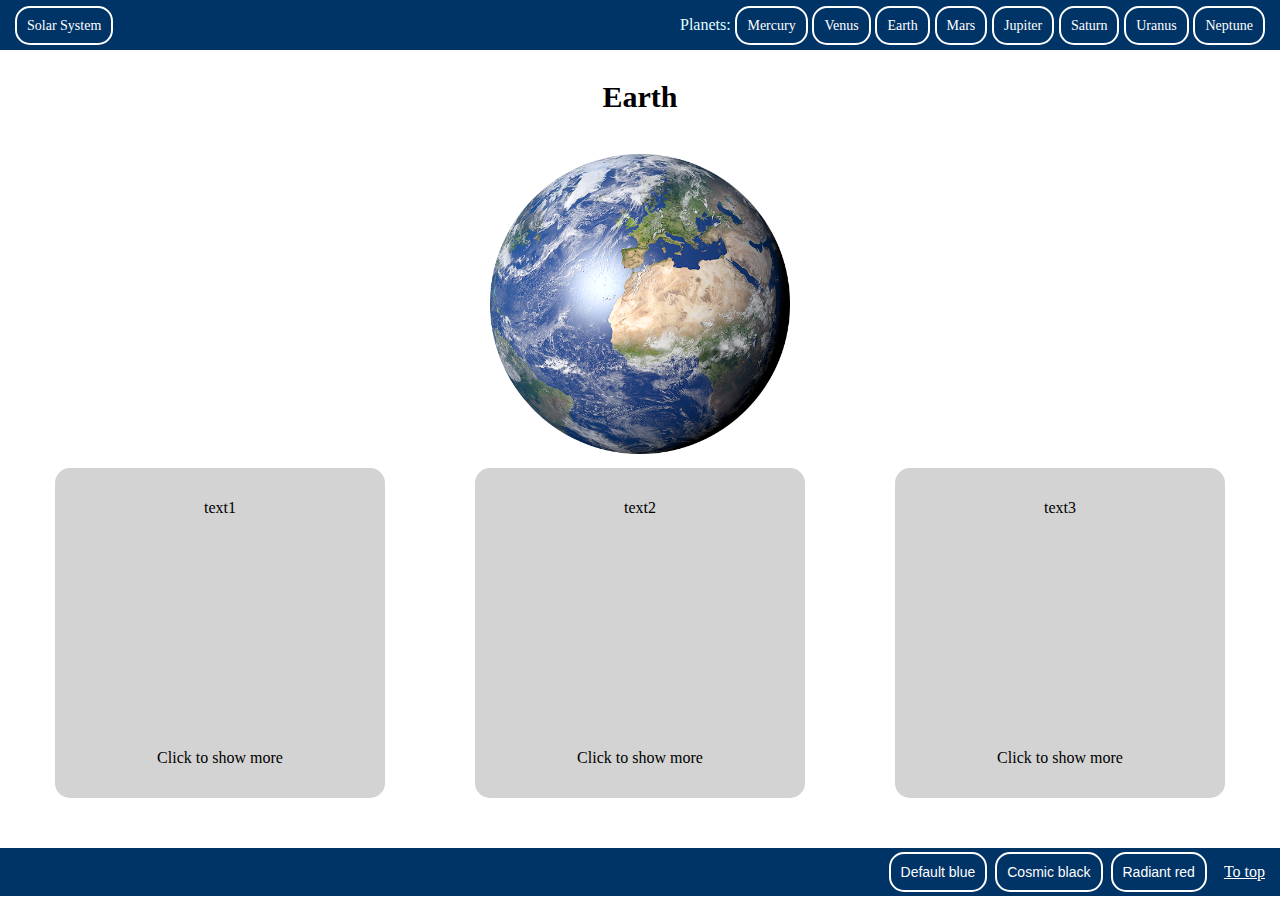
<file: SolarSystem/planets/Earth.html>
<!DOCTYPE html>
<html>
<head>
	<meta charset="utf-8">
	<meta name="viewport" content="width=device-width, initial-scale=1">
	<title>Solar System</title>
	<link rel="stylesheet" href="../header.css">
	<link rel="stylesheet" href="planet_main.css">
	<link rel="stylesheet" href="../footer.css">
</head>
<body>
	<header id="header">
		<div class="ind_div"><a href="../index.html">Solar System</a></div>
		<nav>
			<ul class="nav_ul">
				<li class="nav_li"><div>Planets:</div></li>
				<li class="nav_li"><a href="Mercury.html">Mercury</a></li>
				<li class="nav_li"><a href="Venus.html">Venus</a></li>
				<li class="nav_li"><a href="Earth.html">Earth</a></li>
				<li class="nav_li"><a href="Mars.html">Mars</a></li>
				<li class="nav_li"><a href="Jupiter.html">Jupiter</a></li>
				<li class="nav_li"><a href="Saturn.html">Saturn</a></li>
				<li class="nav_li"><a href="Uranus.html">Uranus</a></li>
				<li class="nav_li"><a href="Neptune.html">Neptune</a></li>
			</ul>
		</nav>
	</header>
	
	<div class="main">
		<p class="pl_name">Earth</p>
		<div class="pl_img"><img src="earth.png" width="300" height="300"></div>

		<div class="info">
			<div class="pl_info" onclick="ChangePlText(this)">
				<p class="pl_shown" style="display: block;">text1</p>
				<p class="pl_hidden">More text1 but hidden</p>
				<p class="pl_hint">Click to show more</p>
			</div>
			<div class="pl_info" onclick="ChangePlText(this)">
				<p class="pl_shown" style="display: block;">text2</p>
				<p class="pl_hidden">More text2 but hidden</p>
				<p class="pl_hint">Click to show more</p>
			</div>
			<div class="pl_info" onclick="ChangePlText(this)">
				<p class="pl_shown" style="display: block;">text3</p>
				<p class="pl_hidden">More text3 but hidden</p>
				<p class="pl_hint">Click to show more</p>
			</div>
		</div>
	</div>

	<footer id="footer">
		<div>
			<button type="button" class="btn_blue" onclick="defaultBlue()">Default blue</button>
			<button type="button" class="btn_black" onclick="cosmicBlack()">Cosmic black</button>
			<button type="button" class="btn_red" onclick="radiantRed()">Radiant red</button>
		</div><a href="#top">To top</a>
	</footer>

	<script type="text/javascript" src="pl.js"></script>
	<script type="text/javascript" src="../background.js"></script>
</body>
</html>
</file>
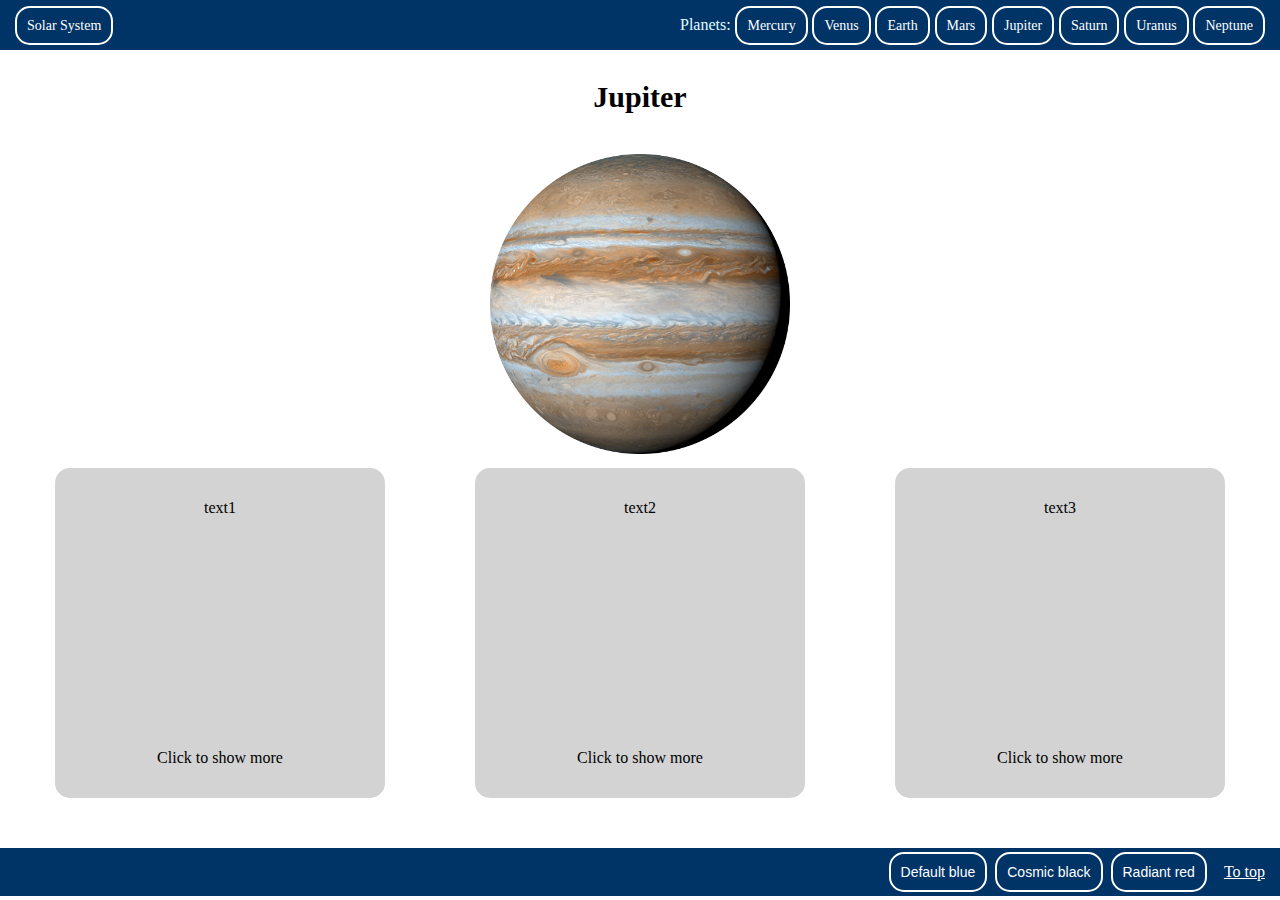
<file: SolarSystem/planets/Jupiter.html>
<!DOCTYPE html>
<html>
<head>
	<meta charset="utf-8">
	<meta name="viewport" content="width=device-width, initial-scale=1">
	<title>Solar System</title>
	<link rel="stylesheet" href="../header.css">
	<link rel="stylesheet" href="planet_main.css">
	<link rel="stylesheet" href="../footer.css">
</head>
<body>
	<header id="header">
		<div class="ind_div"><a href="../index.html">Solar System</a></div>
		<nav>
			<ul class="nav_ul">
				<li class="nav_li"><div>Planets:</div></li>
				<li class="nav_li"><a href="Mercury.html">Mercury</a></li>
				<li class="nav_li"><a href="Venus.html">Venus</a></li>
				<li class="nav_li"><a href="Earth.html">Earth</a></li>
				<li class="nav_li"><a href="Mars.html">Mars</a></li>
				<li class="nav_li"><a href="Jupiter.html">Jupiter</a></li>
				<li class="nav_li"><a href="Saturn.html">Saturn</a></li>
				<li class="nav_li"><a href="Uranus.html">Uranus</a></li>
				<li class="nav_li"><a href="Neptune.html">Neptune</a></li>
			</ul>
		</nav>
	</header>
	
	<div class="main">
		<p class="pl_name">Jupiter</p>
		<div class="pl_img"><img src="jupiter.png" width="300" height="300"></div>

		<div class="info">
			<div class="pl_info" onclick="ChangePlText(this)">
				<p class="pl_shown" style="display: block;">text1</p>
				<p class="pl_hidden">More text1 but hidden</p>
				<p class="pl_hint">Click to show more</p>
			</div>
			<div class="pl_info" onclick="ChangePlText(this)">
				<p class="pl_shown" style="display: block;">text2</p>
				<p class="pl_hidden">More text2 but hidden</p>
				<p class="pl_hint">Click to show more</p>
			</div>
			<div class="pl_info" onclick="ChangePlText(this)">
				<p class="pl_shown" style="display: block;">text3</p>
				<p class="pl_hidden">More text3 but hidden</p>
				<p class="pl_hint">Click to show more</p>
			</div>
		</div>
	</div>

	<footer id="footer">
		<div>
			<button type="button" class="btn_blue" onclick="defaultBlue()">Default blue</button>
			<button type="button" class="btn_black" onclick="cosmicBlack()">Cosmic black</button>
			<button type="button" class="btn_red" onclick="radiantRed()">Radiant red</button>
		</div><a href="#top">To top</a>
	</footer>

	<script type="text/javascript" src="pl.js"></script>
	<script type="text/javascript" src="../background.js"></script>
</body>
</html>
</file>
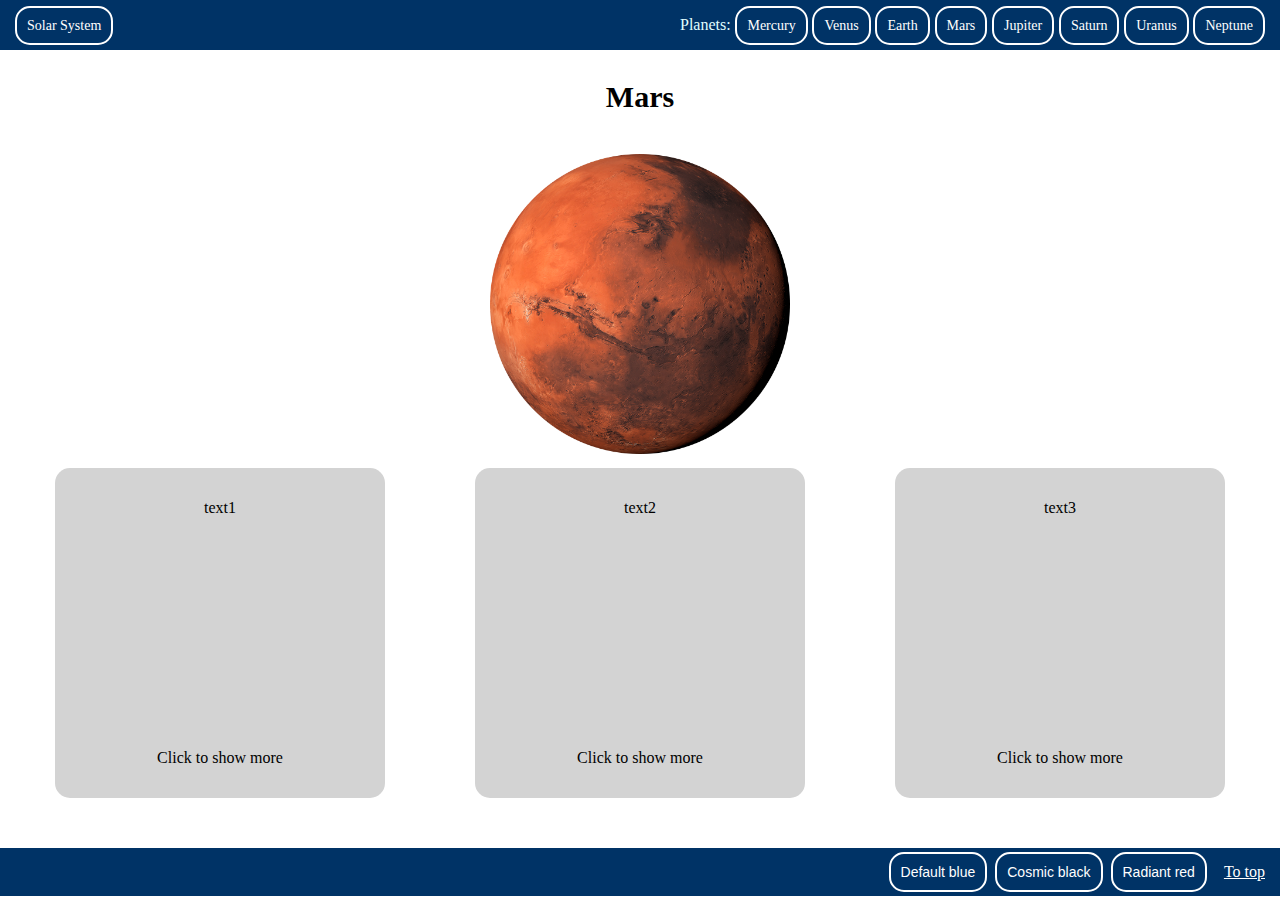
<file: SolarSystem/planets/Mars.html>
<!DOCTYPE html>
<html>
<head>
	<meta charset="utf-8">
	<meta name="viewport" content="width=device-width, initial-scale=1">
	<title>Solar System</title>
	<link rel="stylesheet" href="../header.css">
	<link rel="stylesheet" href="planet_main.css">
	<link rel="stylesheet" href="../footer.css">
</head>
<body>
	<header id="header">
		<div class="ind_div"><a href="../index.html">Solar System</a></div>
		<nav>
			<ul class="nav_ul">
				<li class="nav_li"><div>Planets:</div></li>
				<li class="nav_li"><a href="Mercury.html">Mercury</a></li>
				<li class="nav_li"><a href="Venus.html">Venus</a></li>
				<li class="nav_li"><a href="Earth.html">Earth</a></li>
				<li class="nav_li"><a href="Mars.html">Mars</a></li>
				<li class="nav_li"><a href="Jupiter.html">Jupiter</a></li>
				<li class="nav_li"><a href="Saturn.html">Saturn</a></li>
				<li class="nav_li"><a href="Uranus.html">Uranus</a></li>
				<li class="nav_li"><a href="Neptune.html">Neptune</a></li>
			</ul>
		</nav>
	</header>
	
	<div class="main">
		<p class="pl_name">Mars</p>
		<div class="pl_img"><img src="mars.png" width="300" height="300"></div>

		<div class="info">
			<div class="pl_info" onclick="ChangePlText(this)">
				<p class="pl_shown" style="display: block;">text1</p>
				<p class="pl_hidden">More text1 but hidden</p>
				<p class="pl_hint">Click to show more</p>
			</div>
			<div class="pl_info" onclick="ChangePlText(this)">
				<p class="pl_shown" style="display: block;">text2</p>
				<p class="pl_hidden">More text2 but hidden</p>
				<p class="pl_hint">Click to show more</p>
			</div>
			<div class="pl_info" onclick="ChangePlText(this)">
				<p class="pl_shown" style="display: block;">text3</p>
				<p class="pl_hidden">More text3 but hidden</p>
				<p class="pl_hint">Click to show more</p>
			</div>
		</div>
	</div>

	<footer id="footer">
		<div>
			<button type="button" class="btn_blue" onclick="defaultBlue()">Default blue</button>
			<button type="button" class="btn_black" onclick="cosmicBlack()">Cosmic black</button>
			<button type="button" class="btn_red" onclick="radiantRed()">Radiant red</button>
		</div><a href="#top">To top</a>
	</footer>

	<script type="text/javascript" src="pl.js"></script>
	<script type="text/javascript" src="../background.js"></script>
</body>
</html>
</file>
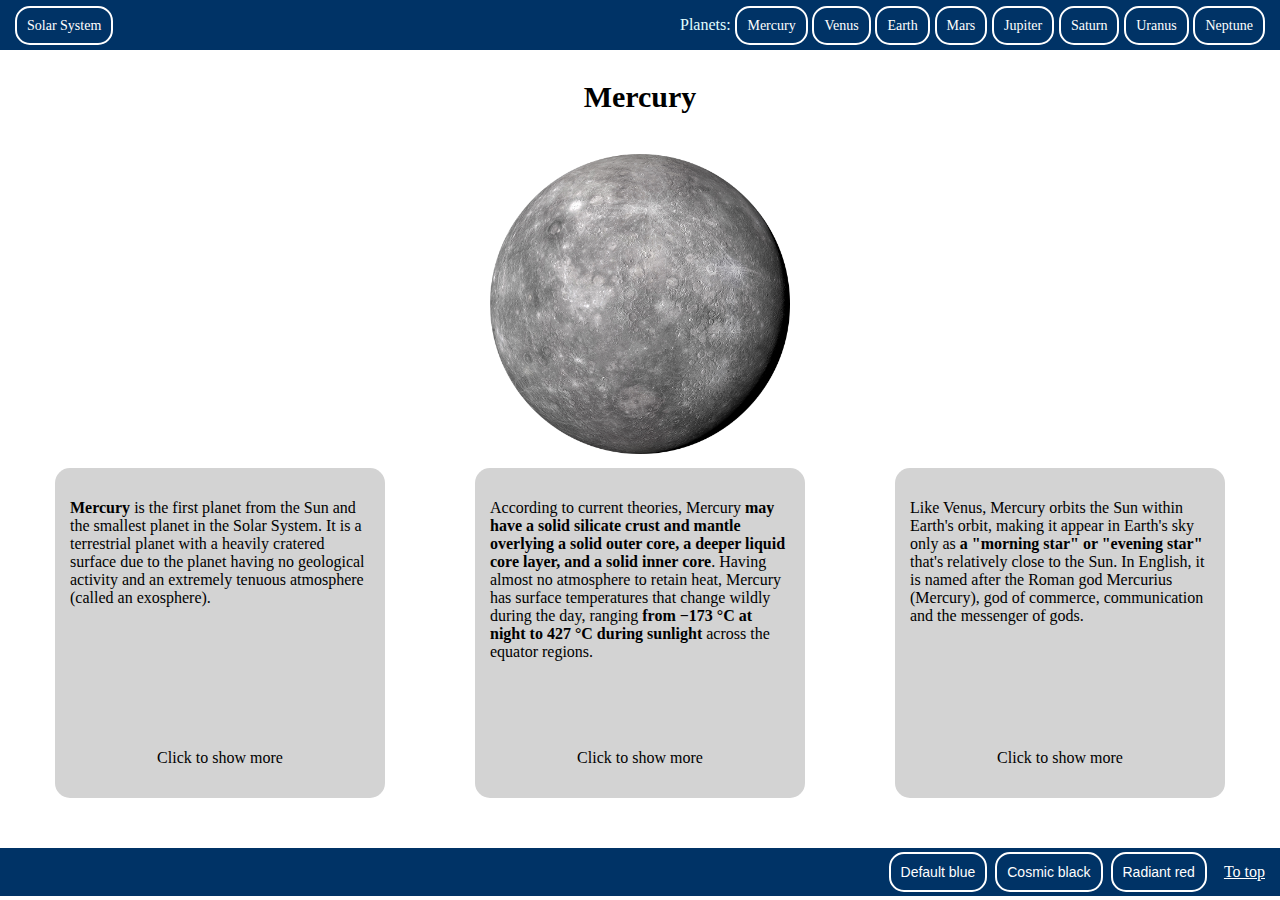
<file: SolarSystem/planets/Mercury.html>
<!DOCTYPE html>
<html>
<head>
	<meta charset="utf-8">
	<meta name="viewport" content="width=device-width, initial-scale=1">
	<title>Solar System</title>
	<link rel="stylesheet" href="../header.css">
	<link rel="stylesheet" href="planet_main.css">
	<link rel="stylesheet" href="../footer.css">
</head>
<body>
	<header id="header">
		<div class="ind_div"><a href="../index.html">Solar System</a></div>
		<nav>
			<ul class="nav_ul">
				<li class="nav_li"><div>Planets:</div></li>
				<li class="nav_li"><a href="Mercury.html">Mercury</a></li>
				<li class="nav_li"><a href="Venus.html">Venus</a></li>
				<li class="nav_li"><a href="Earth.html">Earth</a></li>
				<li class="nav_li"><a href="Mars.html">Mars</a></li>
				<li class="nav_li"><a href="Jupiter.html">Jupiter</a></li>
				<li class="nav_li"><a href="Saturn.html">Saturn</a></li>
				<li class="nav_li"><a href="Uranus.html">Uranus</a></li>
				<li class="nav_li"><a href="Neptune.html">Neptune</a></li>
			</ul>
		</nav>
	</header>

	<div class="main">
		<p class="pl_name">Mercury</p>
		<div class="pl_img"><img src="mercury.png" width="300" height="300"></div>

		<div class="info">
			<div class="pl_info" onclick="ChangePlText(this)">
				<p class="pl_shown" style="display: block;">
					<b>Mercury</b> is the first planet from the Sun and the smallest planet in the Solar System. It is a terrestrial planet with a heavily cratered surface due to the planet having no geological activity and an extremely tenuous atmosphere (called an exosphere).</p>
				<p class="pl_hidden">Despite being <b>the smallest planet</b> in the Solar System with a mean diameter of 4,880 km (3,030 mi), 38% of that of Earth's, Mercury is dense enough to have roughly the same surface gravity as Mars. Mercury has a dynamic magnetic field with a strength about 1% of that of Earth's and has no natural satellites. </p>
				<p class="pl_hint">Click to show more</p>
			</div>
			<div class="pl_info" onclick="ChangePlText(this)">
				<p class="pl_shown" style="display: block;">According to current theories, Mercury <b>may have a solid silicate crust and mantle overlying a solid outer core, a deeper liquid core layer, and a solid inner core</b>. Having almost no atmosphere to retain heat, Mercury has surface temperatures that change wildly during the day, ranging <b>from −173 °C at night to 427 °C during sunlight</b> across the equator regions.</p>
				<p class="pl_hidden">At Mercury's poles though, <b>there are large reservoirs of water ices that are never exposed to direct sunlight</b>, which has an estimated mass of about 0.025–0.25% the Antarctic ice sheet. Because Mercury is very close to the Sun, the intensity of sunlight on its surface is between 4.59 and 10.61 times the solar constant.</p>
				<p class="pl_hint">Click to show more</p>
			</div>
			<div class="pl_info" onclick="ChangePlText(this)">
				<p class="pl_shown" style="display: block;">Like Venus, Mercury orbits the Sun within Earth's orbit, making it appear in Earth's sky only as <b>a "morning star" or "evening star"</b> that's relatively close to the Sun. In English, it is named after the Roman god Mercurius (Mercury), god of commerce, communication and the messenger of gods. </p>
				<p class="pl_hidden">Mercury is <b>the most difficult planet to reach from Earth</b> because it requires the greatest change in spacecraft's velocity. <b>Only two spacecraft have visited Mercury as of 2023</b>: Mariner 10 flew by in 1974 and 1975, and MESSENGER launched in 2004 and orbited Mercury over 4,000 times in four years. The BepiColombo spacecraft is planned to arrive at Mercury in 2025. </p>
				<p class="pl_hint">Click to show more</p>
			</div>
		</div>
	</div>

	<footer id="footer">
		<div>
			<button type="button" class="btn_blue" onclick="defaultBlue()">Default blue</button>
			<button type="button" class="btn_black" onclick="cosmicBlack()">Cosmic black</button>
			<button type="button" class="btn_red" onclick="radiantRed()">Radiant red</button>
		</div><a href="#top">To top</a>
	</footer>

	<script type="text/javascript" src="pl.js"></script>
	<script type="text/javascript" src="../background.js"></script>
</body>
</html>
</file>
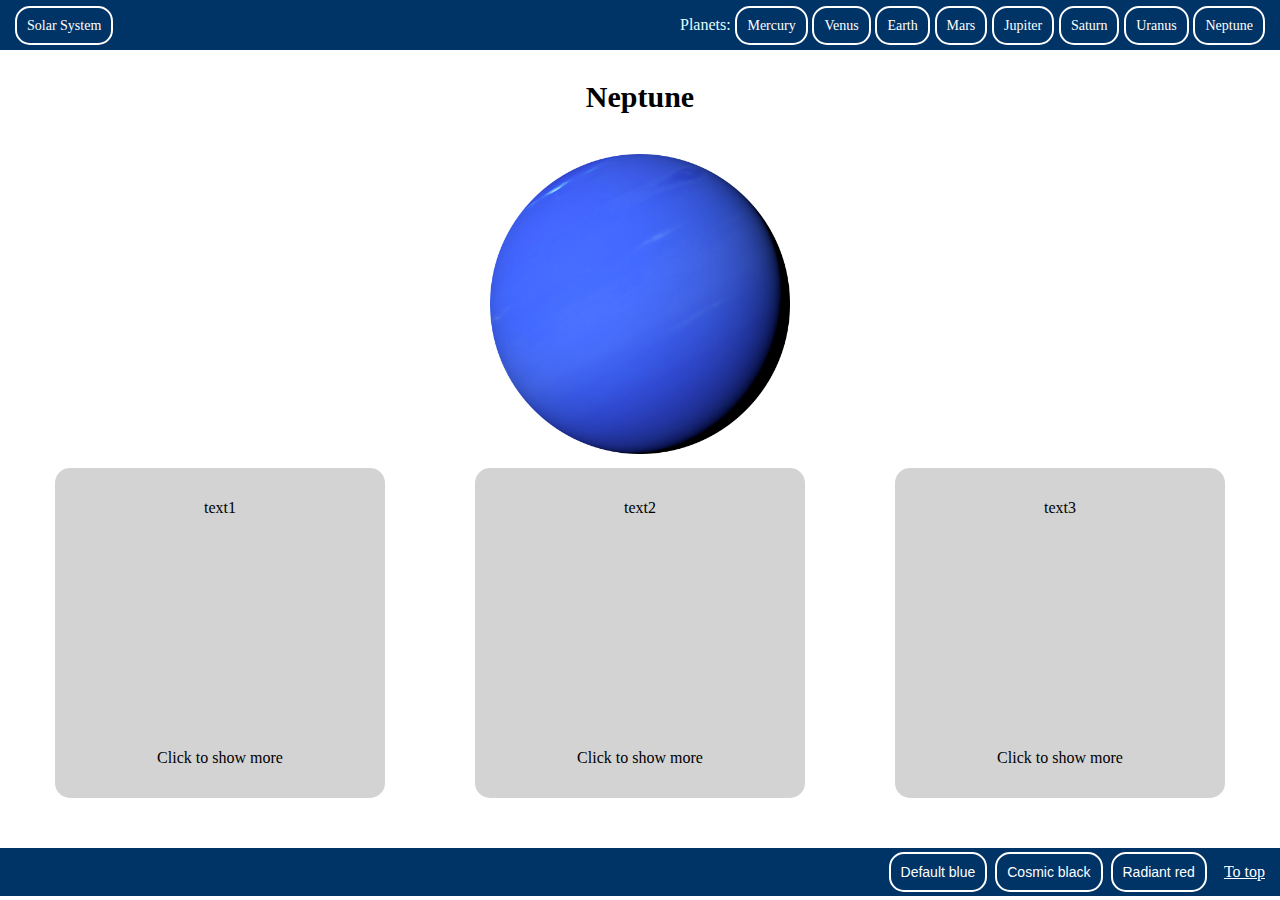
<file: SolarSystem/planets/Neptune.html>
<!DOCTYPE html>
<html>
<head>
	<meta charset="utf-8">
	<meta name="viewport" content="width=device-width, initial-scale=1">
	<title>Solar System</title>
	<link rel="stylesheet" href="../header.css">
	<link rel="stylesheet" href="planet_main.css">
	<link rel="stylesheet" href="../footer.css">
</head>
<body>
	<header id="header">
		<div class="ind_div"><a href="../index.html">Solar System</a></div>
		<nav>
			<ul class="nav_ul">
				<li class="nav_li"><div>Planets:</div></li>
				<li class="nav_li"><a href="Mercury.html">Mercury</a></li>
				<li class="nav_li"><a href="Venus.html">Venus</a></li>
				<li class="nav_li"><a href="Earth.html">Earth</a></li>
				<li class="nav_li"><a href="Mars.html">Mars</a></li>
				<li class="nav_li"><a href="Jupiter.html">Jupiter</a></li>
				<li class="nav_li"><a href="Saturn.html">Saturn</a></li>
				<li class="nav_li"><a href="Uranus.html">Uranus</a></li>
				<li class="nav_li"><a href="Neptune.html">Neptune</a></li>
			</ul>
		</nav>
	</header>
	
	<div class="main">
		<p class="pl_name">Neptune</p>
		<div class="pl_img"><img src="neptune.png" width="300" height="300"></div>

		<div class="info">
			<div class="pl_info" onclick="ChangePlText(this)">
				<p class="pl_shown" style="display: block;">text1</p>
				<p class="pl_hidden">More text1 but hidden</p>
				<p class="pl_hint">Click to show more</p>
			</div>
			<div class="pl_info" onclick="ChangePlText(this)">
				<p class="pl_shown" style="display: block;">text2</p>
				<p class="pl_hidden">More text2 but hidden</p>
				<p class="pl_hint">Click to show more</p>
			</div>
			<div class="pl_info" onclick="ChangePlText(this)">
				<p class="pl_shown" style="display: block;">text3</p>
				<p class="pl_hidden">More text3 but hidden</p>
				<p class="pl_hint">Click to show more</p>
			</div>
		</div>
	</div>

	<footer id="footer">
		<div>
			<button type="button" class="btn_blue" onclick="defaultBlue()">Default blue</button>
			<button type="button" class="btn_black" onclick="cosmicBlack()">Cosmic black</button>
			<button type="button" class="btn_red" onclick="radiantRed()">Radiant red</button>
		</div><a href="#top">To top</a>
	</footer>

	<script type="text/javascript" src="pl.js"></script>
	<script type="text/javascript" src="../background.js"></script>
</body>
</html>
</file>
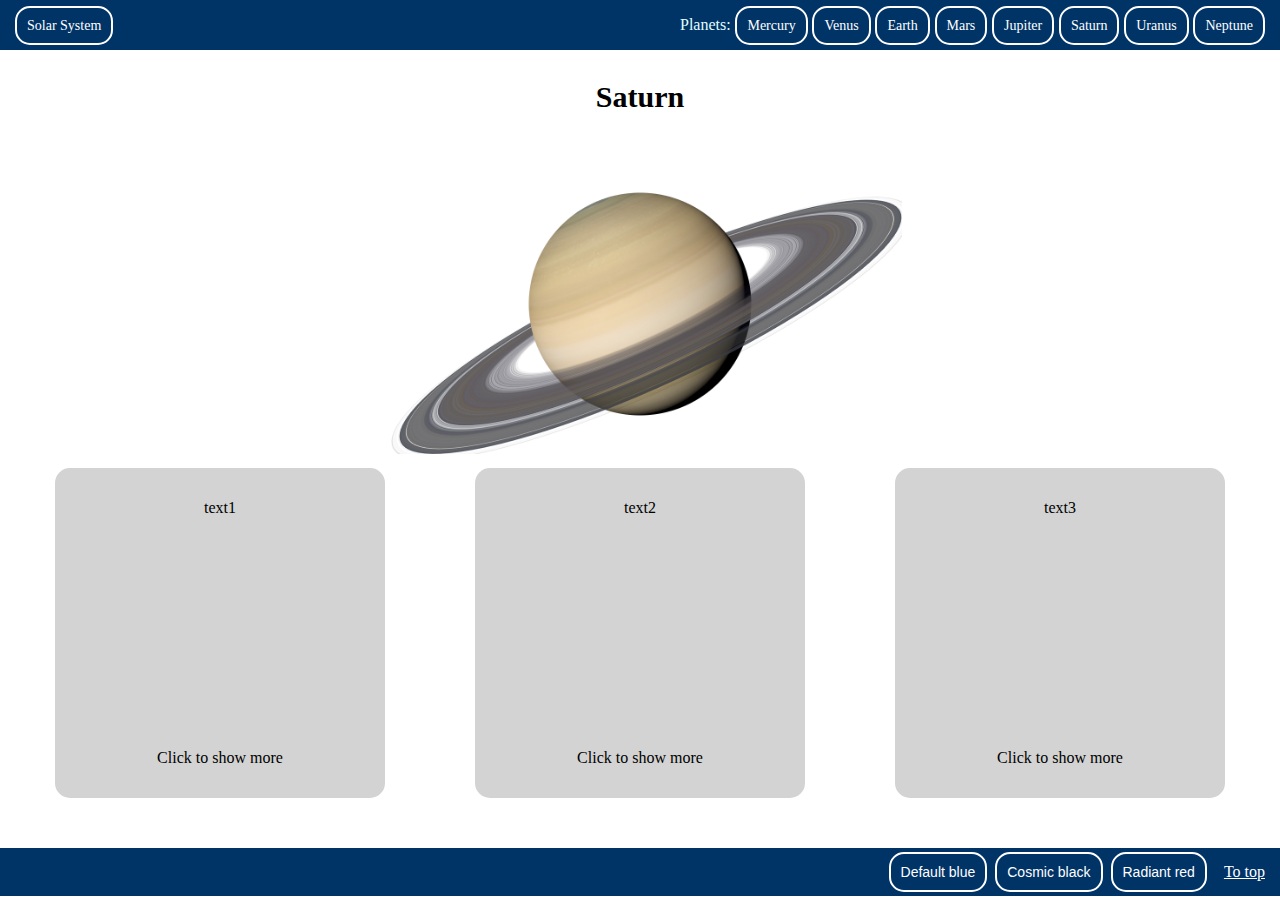
<file: SolarSystem/planets/Saturn.html>
<!DOCTYPE html>
<html>
<head>
	<meta charset="utf-8">
	<meta name="viewport" content="width=device-width, initial-scale=1">
	<title>Solar System</title>
	<link rel="stylesheet" href="../header.css">
	<link rel="stylesheet" href="planet_main.css">
	<link rel="stylesheet" href="../footer.css">
</head>
<body>
	<header id="header">
		<div class="ind_div"><a href="../index.html">Solar System</a></div>
		<nav>
			<ul class="nav_ul">
				<li class="nav_li"><div>Planets:</div></li>
				<li class="nav_li"><a href="Mercury.html">Mercury</a></li>
				<li class="nav_li"><a href="Venus.html">Venus</a></li>
				<li class="nav_li"><a href="Earth.html">Earth</a></li>
				<li class="nav_li"><a href="Mars.html">Mars</a></li>
				<li class="nav_li"><a href="Jupiter.html">Jupiter</a></li>
				<li class="nav_li"><a href="Saturn.html">Saturn</a></li>
				<li class="nav_li"><a href="Uranus.html">Uranus</a></li>
				<li class="nav_li"><a href="Neptune.html">Neptune</a></li>
			</ul>
		</nav>
	</header>

	<div class="main">
		<p class="pl_name">Saturn</p>
		<div class="pl_img"><img src="saturn.png" width="auto" height="300"></div>

		<div class="info">
			<div class="pl_info" onclick="ChangePlText(this)">
				<p class="pl_shown" style="display: block;">text1</p>
				<p class="pl_hidden">More text1 but hidden</p>
				<p class="pl_hint">Click to show more</p>
			</div>
			<div class="pl_info" onclick="ChangePlText(this)">
				<p class="pl_shown" style="display: block;">text2</p>
				<p class="pl_hidden">More text2 but hidden</p>
				<p class="pl_hint">Click to show more</p>
			</div>
			<div class="pl_info" onclick="ChangePlText(this)">
				<p class="pl_shown" style="display: block;">text3</p>
				<p class="pl_hidden">More text3 but hidden</p>
				<p class="pl_hint">Click to show more</p>
			</div>
		</div>
	</div>

	<footer id="footer">
		<div>
			<button type="button" class="btn_blue" onclick="defaultBlue()">Default blue</button>
			<button type="button" class="btn_black" onclick="cosmicBlack()">Cosmic black</button>
			<button type="button" class="btn_red" onclick="radiantRed()">Radiant red</button>
		</div><a href="#top">To top</a>
	</footer>

	<script type="text/javascript" src="pl.js"></script>
	<script type="text/javascript" src="../background.js"></script>
</body>
</html>
</file>
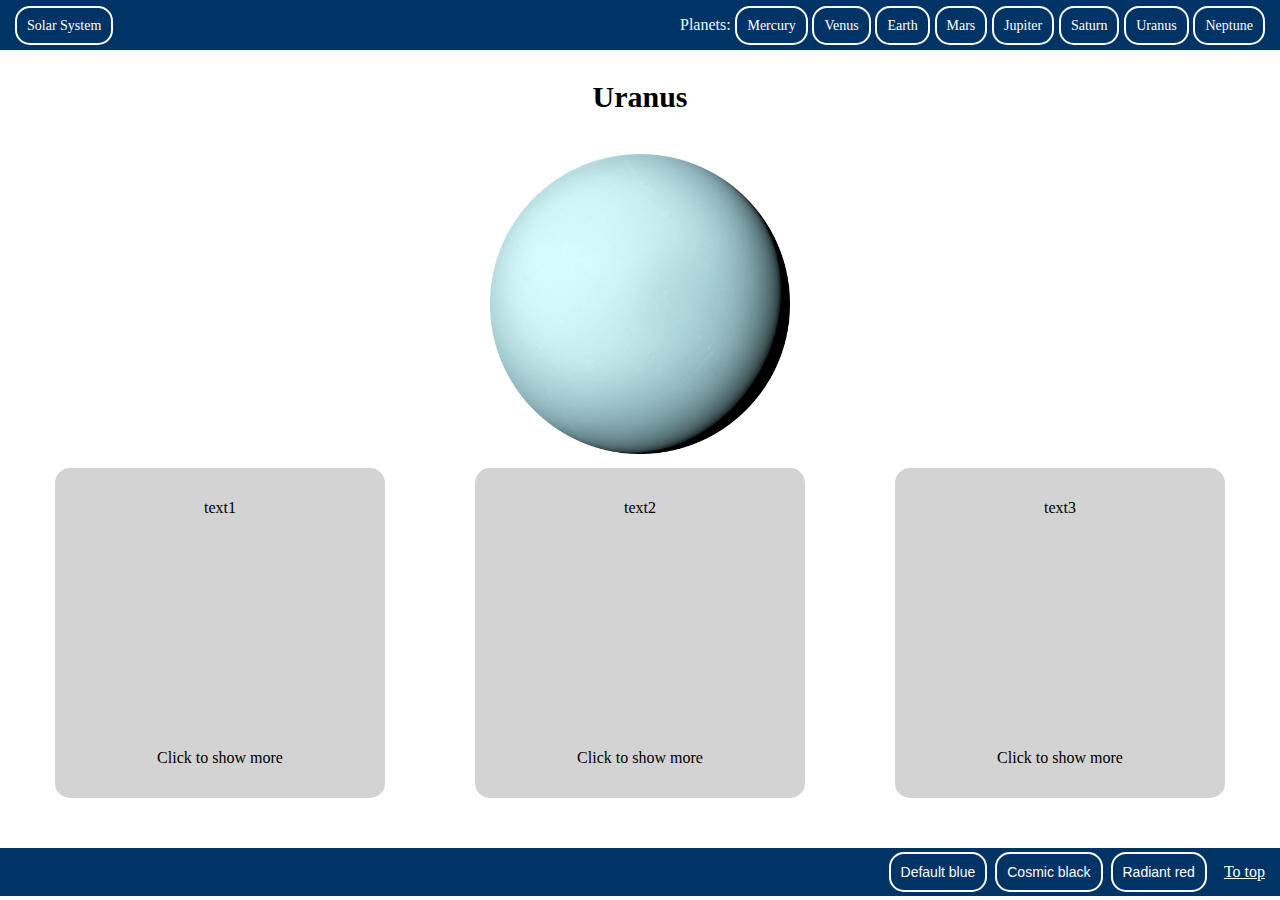
<file: SolarSystem/planets/Uranus.html>
<!DOCTYPE html>
<html>
<head>
	<meta charset="utf-8">
	<meta name="viewport" content="width=device-width, initial-scale=1">
	<title>Solar System</title>
	<link rel="stylesheet" href="../header.css">
	<link rel="stylesheet" href="planet_main.css">
	<link rel="stylesheet" href="../footer.css">
</head>
<body>
	<header id="header">
		<div class="ind_div"><a href="../index.html">Solar System</a></div>
		<nav>
			<ul class="nav_ul">
				<li class="nav_li"><div>Planets:</div></li>
				<li class="nav_li"><a href="Mercury.html">Mercury</a></li>
				<li class="nav_li"><a href="Venus.html">Venus</a></li>
				<li class="nav_li"><a href="Earth.html">Earth</a></li>
				<li class="nav_li"><a href="Mars.html">Mars</a></li>
				<li class="nav_li"><a href="Jupiter.html">Jupiter</a></li>
				<li class="nav_li"><a href="Saturn.html">Saturn</a></li>
				<li class="nav_li"><a href="Uranus.html">Uranus</a></li>
				<li class="nav_li"><a href="Neptune.html">Neptune</a></li>
			</ul>
		</nav>
	</header>
	
	<div class="main">
		<p class="pl_name">Uranus</p>
		<div class="pl_img"><img src="uranus.png" width="300" height="300"></div>

		<div class="info">
			<div class="pl_info" onclick="ChangePlText(this)">
				<p class="pl_shown" style="display: block;">text1</p>
				<p class="pl_hidden">More text1 but hidden</p>
				<p class="pl_hint">Click to show more</p>
			</div>
			<div class="pl_info" onclick="ChangePlText(this)">
				<p class="pl_shown" style="display: block;">text2</p>
				<p class="pl_hidden">More text2 but hidden</p>
				<p class="pl_hint">Click to show more</p>
			</div>
			<div class="pl_info" onclick="ChangePlText(this)">
				<p class="pl_shown" style="display: block;">text3</p>
				<p class="pl_hidden">More text3 but hidden</p>
				<p class="pl_hint">Click to show more</p>
			</div>
		</div>
	</div>

	<footer id="footer">
		<div>
			<button type="button" class="btn_blue" onclick="defaultBlue()">Default blue</button>
			<button type="button" class="btn_black" onclick="cosmicBlack()">Cosmic black</button>
			<button type="button" class="btn_red" onclick="radiantRed()">Radiant red</button>
		</div><a href="#top">To top</a>
	</footer>

	<script type="text/javascript" src="pl.js"></script>
	<script type="text/javascript" src="../background.js"></script>
</body>
</html>
</file>
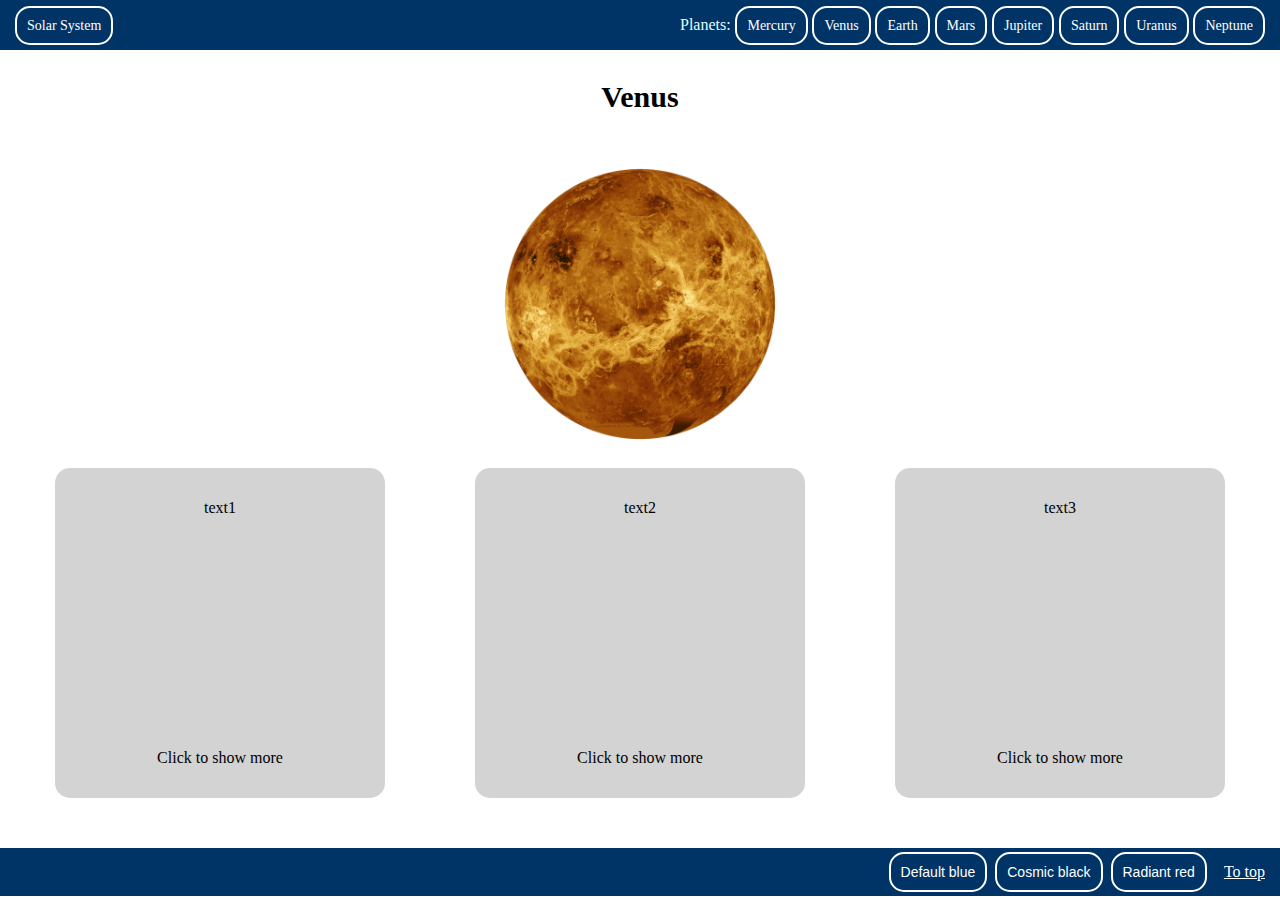
<file: SolarSystem/planets/Venus.html>
<!DOCTYPE html>
<html>
<head>
	<meta charset="utf-8">
	<meta name="viewport" content="width=device-width, initial-scale=1">
	<title>Solar System</title>
	<link rel="stylesheet" href="../header.css">
	<link rel="stylesheet" href="planet_main.css">
	<link rel="stylesheet" href="../footer.css">
</head>
<body>
	<header id="header">
		<div class="ind_div"><a href="../index.html">Solar System</a></div>
		<nav>
			<ul class="nav_ul">
				<li class="nav_li"><div>Planets:</div></li>
				<li class="nav_li"><a href="Mercury.html">Mercury</a></li>
				<li class="nav_li"><a href="Venus.html">Venus</a></li>
				<li class="nav_li"><a href="Earth.html">Earth</a></li>
				<li class="nav_li"><a href="Mars.html">Mars</a></li>
				<li class="nav_li"><a href="Jupiter.html">Jupiter</a></li>
				<li class="nav_li"><a href="Saturn.html">Saturn</a></li>
				<li class="nav_li"><a href="Uranus.html">Uranus</a></li>
				<li class="nav_li"><a href="Neptune.html">Neptune</a></li>
			</ul>
		</nav>
	</header>

	<div class="main">
		<p class="pl_name">Venus</p>
		<div class="pl_img"><img src="venus.png" width="300" height="300"></div>

		<div class="info">
			<div class="pl_info" onclick="ChangePlText(this)">
				<p class="pl_shown" style="display: block;">text1</p>
				<p class="pl_hidden">More text1 but hidden</p>
				<p class="pl_hint">Click to show more</p>
			</div>
			<div class="pl_info" onclick="ChangePlText(this)">
				<p class="pl_shown" style="display: block;">text2</p>
				<p class="pl_hidden">More text2 but hidden</p>
				<p class="pl_hint">Click to show more</p>
			</div>
			<div class="pl_info" onclick="ChangePlText(this)">
				<p class="pl_shown" style="display: block;">text3</p>
				<p class="pl_hidden">More text3 but hidden</p>
				<p class="pl_hint">Click to show more</p>
			</div>
		</div>
	</div>

	<footer id="footer">
		<div>
			<button type="button" class="btn_blue" onclick="defaultBlue()">Default blue</button>
			<button type="button" class="btn_black" onclick="cosmicBlack()">Cosmic black</button>
			<button type="button" class="btn_red" onclick="radiantRed()">Radiant red</button>
		</div><a href="#top">To top</a>
	</footer>

	<script type="text/javascript" src="pl.js"></script>
	<script type="text/javascript" src="../background.js"></script>
</body>
</html>
</file>
<file: SolarSystem/header.css>
head,body{
	margin: 0;
	padding: 0;
}
header, .nav_ul{
	display: flex;
	flex-direction: row;
	justify-content: space-between;
}
header{
	width: 100%;
	background-color: #003366;
}
nav{
	width: 50%;
	color: white;
}
.nav_li>a{
	transition: border-color 1s, color 1s ;
}

.nav_li>a:link,.ind_div>a:link{
	color: white;
	text-decoration: none;
	font-size: 14px;
	padding: 10px 10px;
	border: white solid 2px;
	border-radius: 15px;

}
.nav_li>a:visited,.ind_div>a:visited{
	color: white;
	text-decoration: none;
}
.nav_li>a:hover,.ind_div>a:hover{
	color: gold;
	border: gold solid 2px;
	border-radius: 15px;
}
.nav_li>div{
	color: lightcyan;
}
.ind_div{
	align-self: center;
	padding-left: 15px;
}
.ind_div>a{
	transition: border-color 1s, color 1s ;
}
.nav_ul{
	list-style-type: none;
	padding-right: 15px;
}
</file>
<file: SolarSystem/planets/planet_main.css>
.main{
	display: flex;
	flex-direction: column;
	justify-content: space-around;
	margin: 0px 10px;
	margin-bottom: 50px;
}
.pl_img{
	align-self: center;
	margin: 10px;
}
.pl_name{
	font-size: 30px;
	font-weight: 700;
	align-self: center;
}
.info{
	display: flex;
	flex-direction: row;
	justify-content: space-around;
	width: 100%;
}
.pl_info{
	height: 300px;
	width: 300px;
	background-color: lightgray;
	user-select: none;
	border-radius: 15px;
	display: flex;
	flex-direction: column;
	justify-content: space-between;
	padding: 15px;
}
.pl_info>p{
	align-self: center;
}
.pl_hidden{
	display: none;
}
</file>
<file: SolarSystem/footer.css>
footer{
	width: 100%;
	display: flex;
	flex-direction: row;
	justify-content: flex-end;
	background-color: #003366;
}
footer>a{
	margin: 15px;
	transition: border-color 1s, color 1s ;
}
footer>a:link{
	color: white;
}
footer>a:visited{
	color: white;
}
footer>a:hover{
	color: gold;
}

button {
  	border: none;
	color: white;
	padding: 10px 10px;
	text-align: center;
	text-decoration: none;
	display: inline-block;
	font-size: 14px;
	margin: 4px 2px;
	background-color: transparent; 
	border: 2px solid white;
	border-radius: 15px;
  	transition-duration: 0.4s;
  	cursor: pointer;
}

.btn_blue:hover {
	background-color: #003366;
	color: lightblue;
	border-color: lightblue;
}
.btn_black:hover{
	background-color: black;
  	color: lightgrey;
  	border-color: lightgrey;
}
.btn_red:hover{
	background-color: crimson;
  	color: lightred;
  	border-color: lightred;
}
</file>
